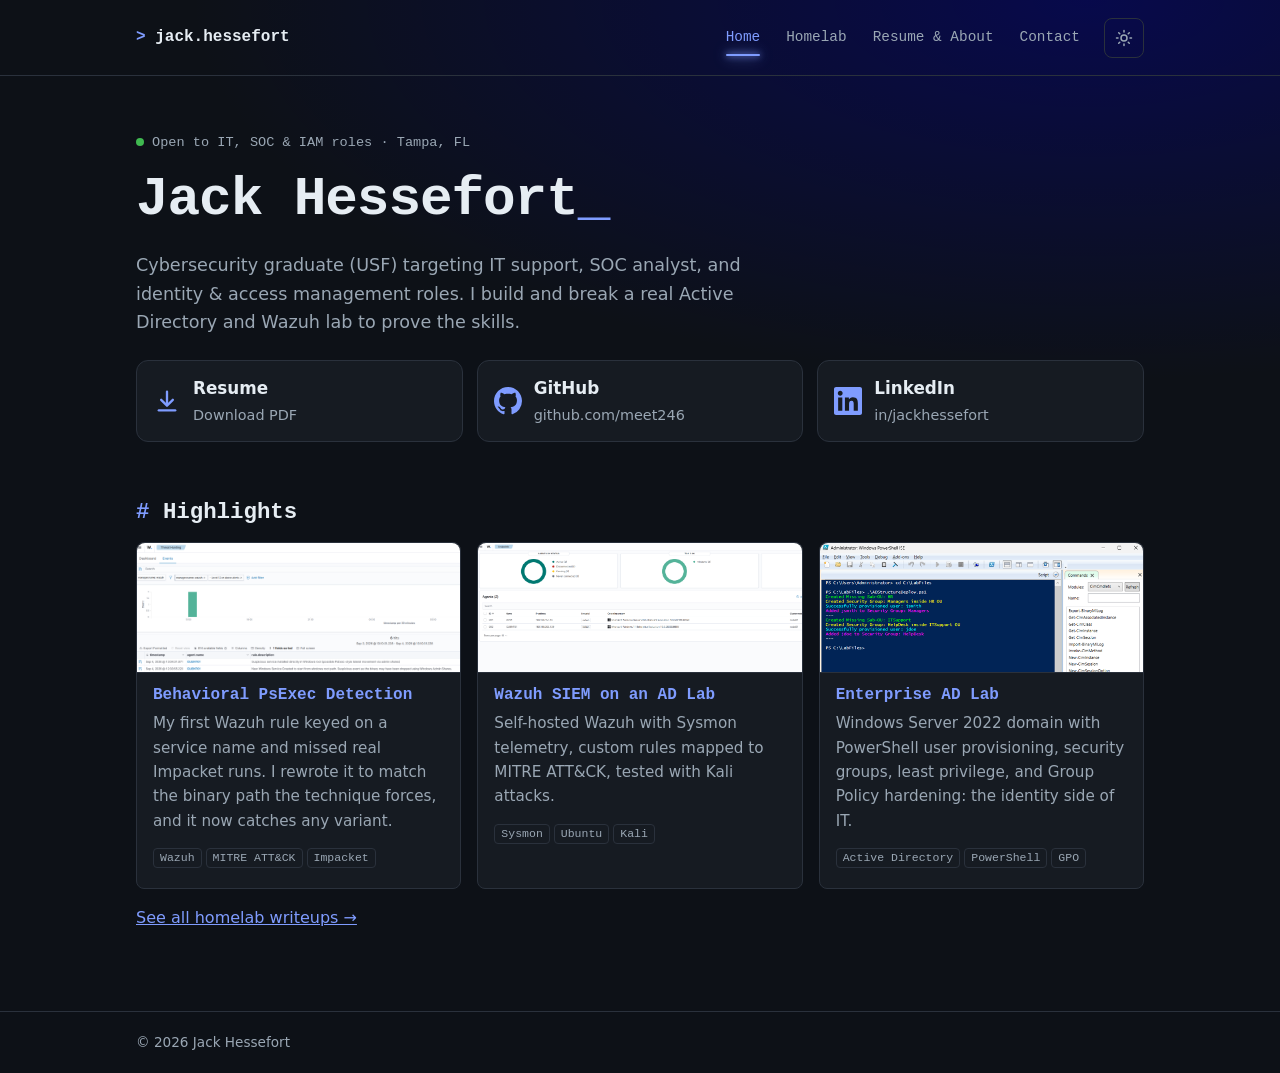
<file: index.html>
<!DOCTYPE html>
<html lang="en" data-theme="dark">
<head>
  <meta charset="utf-8">
  <meta name="viewport" content="width=device-width, initial-scale=1">
  <title>Jack Hessefort | IT, SOC &amp; IAM Portfolio</title>
  <meta name="description" content="Jack Hessefort: cybersecurity graduate targeting IT support, SOC analyst and identity and access management (IAM) roles. Active Directory lab, Wazuh SIEM detection rules, and Kali attack simulations.">
  <link rel="icon" href="assets/favicon.svg" type="image/svg+xml">
  <meta property="og:type" content="website">
  <meta property="og:title" content="Jack Hessefort | IT, SOC &amp; IAM Portfolio">
  <meta property="og:description" content="Jack Hessefort: cybersecurity graduate targeting IT support, SOC analyst and identity and access management (IAM) roles. Active Directory lab, Wazuh SIEM detection rules, and Kali attack simulations.">
  <meta property="og:image" content="https://meet246.github.io/assets/og.png">
  <meta name="twitter:card" content="summary_large_image">
  <link rel="stylesheet" href="css/style.css?v=11">
  <script type="application/ld+json">
  {
    "@context": "https://schema.org",
    "@type": "Person",
    "name": "Jack Hessefort",
    "url": "https://meet246.github.io/",
    "jobTitle": "Cybersecurity graduate: IT support, SOC analyst, IAM",
    "description": "Cybersecurity graduate (USF) targeting IT support, SOC analyst, and identity and access management roles.",
    "alumniOf": { "@type": "CollegeOrUniversity", "name": "University of South Florida" },
    "address": { "@type": "PostalAddress", "addressLocality": "Tampa", "addressRegion": "FL", "addressCountry": "US" },
    "knowsAbout": ["Active Directory", "Wazuh SIEM", "Detection engineering", "Incident response", "Identity and access management", "Windows Server", "PowerShell"],
    "sameAs": ["https://www.linkedin.com/in/jackhessefort/", "https://github.com/meet246"]
  }
  </script>
</head>
<body>
  <header>
    <div class="wrap">
      <a class="brand" href="index.html">jack.hessefort</a>
      <nav aria-label="Main">
        <a href="index.html" aria-current="page">Home</a>
        <a href="homelab.html">Homelab</a>
        <a href="about.html">Resume &amp; About</a>
        <a href="contact.html">Contact</a>
        <button id="theme-toggle" type="button" aria-label="Switch to light theme"><svg class="ico sun" viewBox="0 0 24 24" aria-hidden="true" fill="none" stroke="currentColor" stroke-width="2" stroke-linecap="round" stroke-linejoin="round"><circle cx="12" cy="12" r="4"/><path d="M12 2v2M12 20v2M4.93 4.93l1.41 1.41M17.66 17.66l1.41 1.41M2 12h2M20 12h2M4.93 19.07l1.41-1.41M17.66 6.34l1.41-1.41"/></svg><svg class="ico moon" viewBox="0 0 24 24" aria-hidden="true" fill="none" stroke="currentColor" stroke-width="2" stroke-linecap="round" stroke-linejoin="round"><path d="M21 12.8A9 9 0 1 1 11.2 3a7 7 0 0 0 9.8 9.8z"/></svg></button>
      </nav>
    </div>
  </header>

  <main class="wrap">
    <section class="hero">
      <div>
        <p class="status"><span class="dot" aria-hidden="true"></span>Open to IT, SOC &amp; IAM roles &middot; Tampa, FL</p>
        <h1>Jack Hessefort<span class="cursor" aria-hidden="true">_</span></h1>
        <p class="lead">Cybersecurity graduate (USF) targeting IT support, SOC analyst, and identity &amp; access management roles. I build and break a real Active Directory and Wazuh lab to prove the skills.</p>
        <div class="contact-grid hero-links">
          <a class="link-btn" href="assets/resume.pdf">
            <svg class="ico" viewBox="0 0 24 24" aria-hidden="true" fill="none" stroke="currentColor" stroke-width="2" stroke-linecap="round" stroke-linejoin="round"><path d="M12 4v11"/><polyline points="7,11 12,16 17,11"/><path d="M5 20h14"/></svg>
            <div><strong>Resume</strong><span>Download PDF</span></div>
          </a>
          <a class="link-btn" href="https://github.com/meet246">
            <svg class="ico" viewBox="0 0 16 16" aria-hidden="true"><path fill="currentColor" d="M8 0C3.58 0 0 3.58 0 8c0 3.54 2.29 6.53 5.47 7.59.4.07.55-.17.55-.38 0-.19-.01-.82-.01-1.49-2.01.37-2.53-.49-2.69-.94-.09-.23-.48-.94-.82-1.13-.28-.15-.68-.52-.01-.53.63-.01 1.08.58 1.23.82.72 1.21 1.87.87 2.33.66.07-.52.28-.87.51-1.07-1.78-.2-3.64-.89-3.64-3.95 0-.87.31-1.59.82-2.15-.08-.2-.36-1.02.08-2.12 0 0 .67-.21 2.2.82.64-.18 1.32-.27 2-.27.68 0 1.36.09 2 .27 1.53-1.04 2.2-.82 2.2-.82.44 1.1.16 1.92.08 2.12.51.56.82 1.27.82 2.15 0 3.07-1.87 3.75-3.65 3.95.29.25.54.73.54 1.48 0 1.07-.01 1.93-.01 2.2 0 .21.15.46.55.38A8.013 8.013 0 0016 8c0-4.42-3.58-8-8-8z"/></svg>
            <div><strong>GitHub</strong><span>github.com/meet246</span></div>
          </a>
          <a class="link-btn" href="https://www.linkedin.com/in/jackhessefort/">
            <svg class="ico" viewBox="0 0 24 24" aria-hidden="true"><path fill="currentColor" d="M20.447 20.452h-3.554v-5.569c0-1.328-.027-3.037-1.852-3.037-1.853 0-2.136 1.445-2.136 2.939v5.667H9.351V9h3.414v1.561h.046c.477-.9 1.637-1.85 3.37-1.85 3.601 0 4.267 2.37 4.267 5.455v6.286zM5.337 7.433c-1.144 0-2.063-.926-2.063-2.065 0-1.138.92-2.063 2.063-2.063 1.14 0 2.064.925 2.064 2.063 0 1.139-.925 2.065-2.064 2.065zm1.782 13.019H3.555V9h3.564v11.452zM22.225 0H1.771C.792 0 0 .774 0 1.729v20.542C0 23.227.792 24 1.771 24h20.451C23.2 24 24 23.227 24 22.271V1.729C24 .774 23.2 0 22.222 0h.003z"/></svg>
            <div><strong>LinkedIn</strong><span>in/jackhessefort</span></div>
          </a>
        </div>
      </div>
    </section>

    <h2>Highlights</h2>
    <div class="highlights">
      <a class="card" href="homelab.html#rule-100003">
        <img src="assets/img/rule_3_confirm.png" alt="Wazuh Threat Hunting view showing custom rule 100003 firing on CLIENT01" loading="lazy" style="object-position: left bottom;">
        <h3>Behavioral PsExec Detection</h3>
        <p>My first Wazuh rule keyed on a service name and missed real Impacket runs. I rewrote it to match the binary path the technique forces, and it now catches any variant.</p>
        <div class="tags"><span class="tag-sm">Wazuh</span><span class="tag-sm">MITRE ATT&amp;CK</span><span class="tag-sm">Impacket</span></div>
      </a>
      <a class="card" href="homelab.html#detection-lab">
        <img src="assets/img/agents.png" alt="Wazuh dashboard showing DC01 and CLIENT01 agents active" loading="lazy">
        <h3>Wazuh SIEM on an AD Lab</h3>
        <p>Self-hosted Wazuh with Sysmon telemetry, custom rules mapped to MITRE ATT&amp;CK, tested with Kali attacks.</p>
        <div class="tags"><span class="tag-sm">Sysmon</span><span class="tag-sm">Ubuntu</span><span class="tag-sm">Kali</span></div>
      </a>
      <a class="card" href="homelab.html#ad-lab">
        <img src="assets/img/ou-ps.png" alt="PowerShell script creating OUs, security groups and users in Active Directory" loading="lazy">
        <h3>Enterprise AD Lab</h3>
        <p>Windows Server 2022 domain with PowerShell user provisioning, security groups, least privilege, and Group Policy hardening: the identity side of IT.</p>
        <div class="tags"><span class="tag-sm">Active Directory</span><span class="tag-sm">PowerShell</span><span class="tag-sm">GPO</span></div>
      </a>
    </div>
    <p><a href="homelab.html">See all homelab writeups &rarr;</a></p>
  </main>

  <footer>
    <div class="wrap">&copy; 2026 Jack Hessefort</div>
  </footer>
  <script src="js/theme.js?v=9"></script>
</body>
</html>
</file>
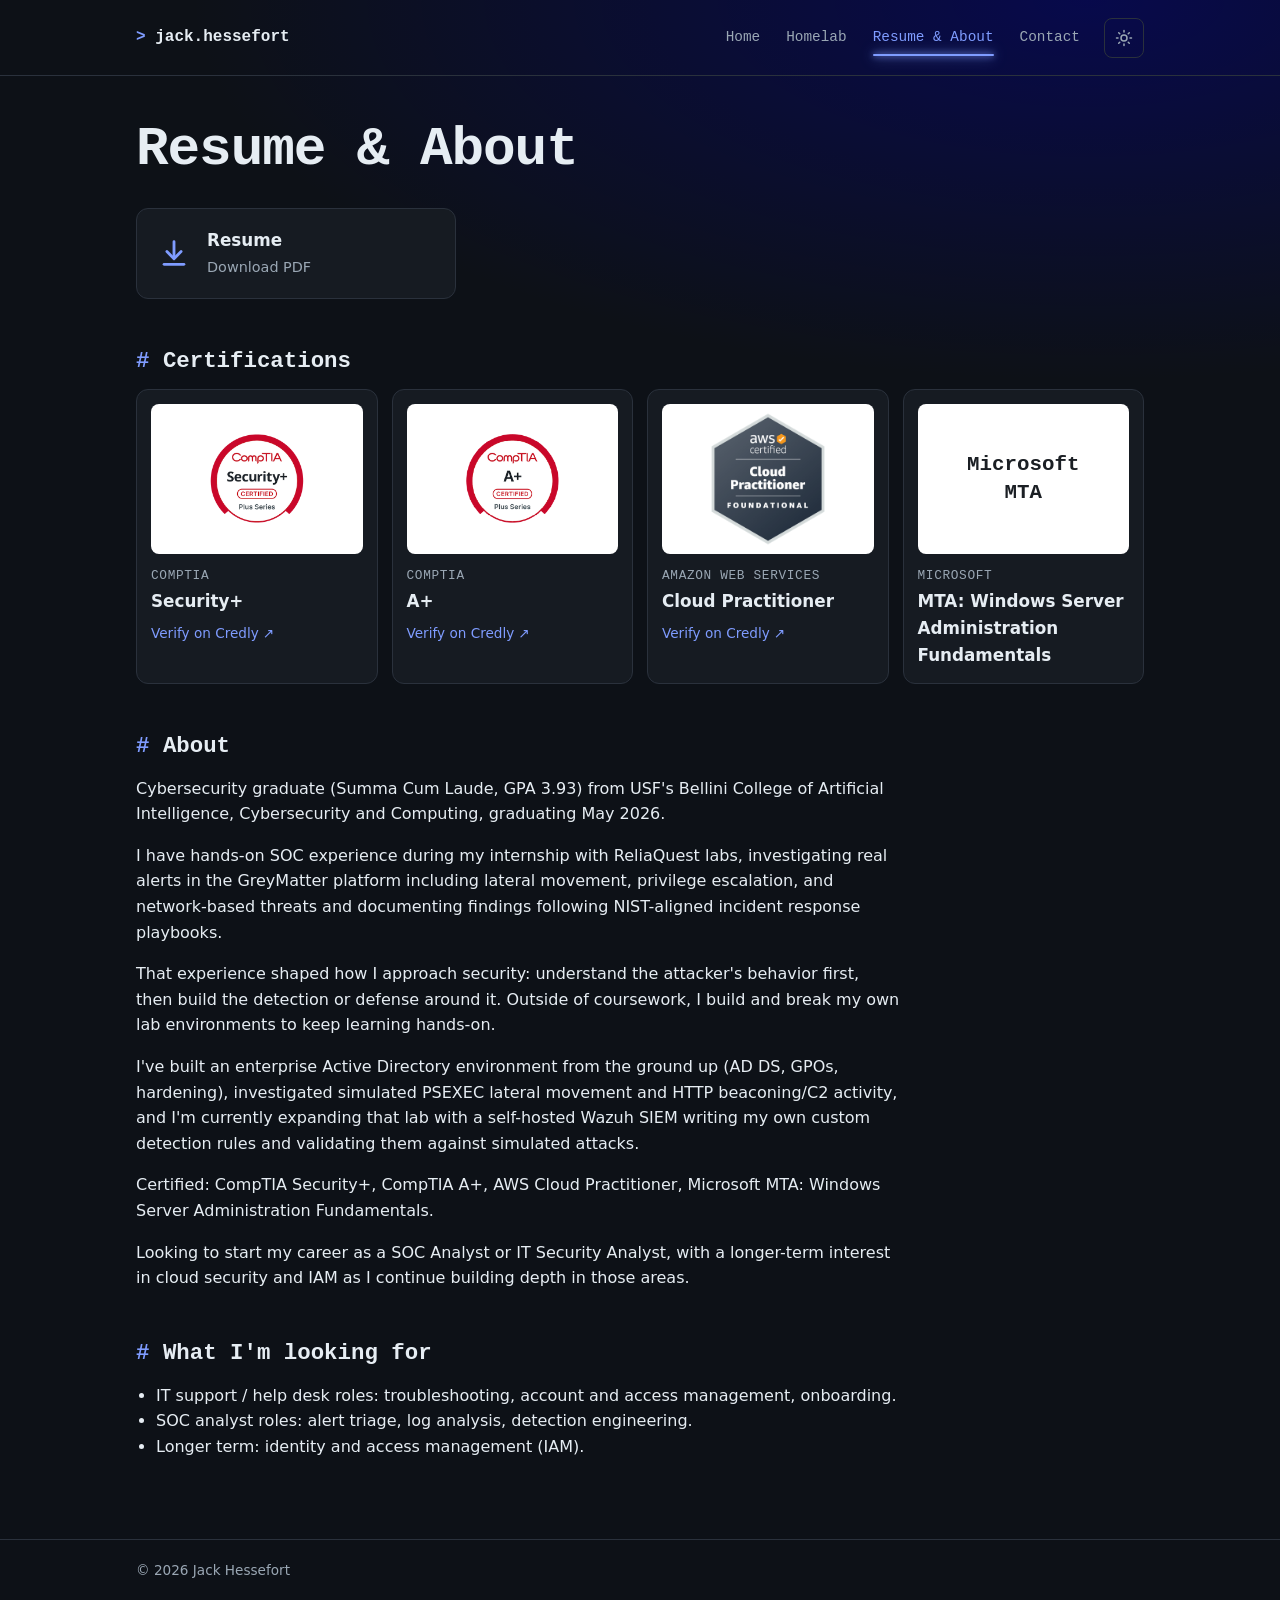
<file: about.html>
<!DOCTYPE html>
<html lang="en" data-theme="dark">
<head>
  <meta charset="utf-8">
  <meta name="viewport" content="width=device-width, initial-scale=1">
  <title>Resume &amp; About | Jack Hessefort</title>
  <meta name="description" content="Jack Hessefort's resume, certifications (CompTIA A+, Security+, AWS Cloud Practitioner), and background in IT support, SOC analysis, and identity and access management.">
  <link rel="icon" href="assets/favicon.svg" type="image/svg+xml">
  <meta property="og:type" content="website">
  <meta property="og:title" content="Resume &amp; About | Jack Hessefort">
  <meta property="og:description" content="Jack Hessefort's resume, certifications (CompTIA A+, Security+, AWS Cloud Practitioner), and background in IT support, SOC analysis, and identity and access management.">
  <meta property="og:image" content="https://meet246.github.io/assets/og.png">
  <meta name="twitter:card" content="summary_large_image">
  <link rel="stylesheet" href="css/style.css?v=11">
</head>
<body>
  <header>
    <div class="wrap">
      <a class="brand" href="index.html">jack.hessefort</a>
      <nav aria-label="Main">
        <a href="index.html">Home</a>
        <a href="homelab.html">Homelab</a>
        <a href="about.html" aria-current="page">Resume &amp; About</a>
        <a href="contact.html">Contact</a>
        <button id="theme-toggle" type="button" aria-label="Switch to light theme"><svg class="ico sun" viewBox="0 0 24 24" aria-hidden="true" fill="none" stroke="currentColor" stroke-width="2" stroke-linecap="round" stroke-linejoin="round"><circle cx="12" cy="12" r="4"/><path d="M12 2v2M12 20v2M4.93 4.93l1.41 1.41M17.66 17.66l1.41 1.41M2 12h2M20 12h2M4.93 19.07l1.41-1.41M17.66 6.34l1.41-1.41"/></svg><svg class="ico moon" viewBox="0 0 24 24" aria-hidden="true" fill="none" stroke="currentColor" stroke-width="2" stroke-linecap="round" stroke-linejoin="round"><path d="M21 12.8A9 9 0 1 1 11.2 3a7 7 0 0 0 9.8 9.8z"/></svg></button>
      </nav>
    </div>
  </header>

  <main class="wrap">
    <h1>Resume &amp; About</h1>
    <div class="contact-grid one">
      <a class="link-btn" href="assets/resume.pdf">
        <svg class="ico" viewBox="0 0 24 24" aria-hidden="true" fill="none" stroke="currentColor" stroke-width="2" stroke-linecap="round" stroke-linejoin="round"><path d="M12 4v11"/><polyline points="7,11 12,16 17,11"/><path d="M5 20h14"/></svg>
        <div><strong>Resume</strong><span>Download PDF</span></div>
      </a>
    </div>

    <h2>Certifications</h2>
    <ul class="certs">
      <li class="cert">
        <a href="https://www.credly.com/badges/fe726d70-f601-4d3a-ae55-1220a27e5ec7" target="_blank" rel="noopener noreferrer">
          <span class="cert-img"><img src="assets/badges/comptia-security-plus.png" alt="CompTIA Security+ certified badge" loading="lazy"></span>
          <span class="cert-issuer">CompTIA</span>
          <strong>Security+</strong>
          <span class="cert-verify">Verify on Credly &#8599;</span>
        </a>
      </li>
      <li class="cert">
        <a href="https://www.credly.com/badges/05565ae6-d44e-4186-aab5-cee88429a89a" target="_blank" rel="noopener noreferrer">
          <span class="cert-img"><img src="assets/badges/comptia-a-plus.png" alt="CompTIA A+ certified badge" loading="lazy"></span>
          <span class="cert-issuer">CompTIA</span>
          <strong>A+</strong>
          <span class="cert-verify">Verify on Credly &#8599;</span>
        </a>
      </li>
      <li class="cert">
        <a href="https://www.credly.com/badges/3243b6ef-f6fa-4af2-8e13-bf1fcd8fa9f0" target="_blank" rel="noopener noreferrer">
          <span class="cert-img"><img src="assets/badges/aws-cloud-practitioner.png" alt="AWS Certified Cloud Practitioner badge" loading="lazy"></span>
          <span class="cert-issuer">Amazon Web Services</span>
          <strong>Cloud Practitioner</strong>
          <span class="cert-verify">Verify on Credly &#8599;</span>
        </a>
      </li>
      <li class="cert">
        <div class="cert-static">
          <span class="cert-img cert-text">Microsoft<br>MTA</span>
          <span class="cert-issuer">Microsoft</span>
          <strong>MTA: Windows Server Administration Fundamentals</strong>
        </div>
      </li>
    </ul>

    <h2>About</h2>
    <p>Cybersecurity graduate (Summa Cum Laude, GPA 3.93) from USF's Bellini College of Artificial Intelligence, Cybersecurity and Computing, graduating May 2026.</p> 
    <p>I have hands-on SOC experience during my internship with ReliaQuest labs, investigating real alerts in the GreyMatter platform including lateral movement, privilege escalation, and network-based threats and documenting findings following NIST-aligned incident response playbooks.</p>
    <p>That experience shaped how I approach security: understand the attacker's behavior first, then build the detection or defense around it.  Outside of coursework, I build and break my own lab environments to keep learning hands-on.</p>
    <p>I've built an enterprise Active Directory environment from the ground up (AD DS, GPOs, hardening), investigated simulated PSEXEC lateral movement and HTTP beaconing/C2 activity, and I'm currently expanding that lab with a self-hosted Wazuh SIEM writing my own custom detection rules and validating them against simulated attacks.</p>
    <p>Certified: CompTIA Security+, CompTIA A+, AWS Cloud Practitioner, Microsoft MTA: Windows Server Administration Fundamentals.</p>
    <p>Looking to start my career as a SOC Analyst or IT Security Analyst, with a longer-term interest in cloud security and IAM as I continue building depth in those areas.</p>

    <h2>What I'm looking for</h2>
    <ul class="links">
      <li>IT support / help desk roles: troubleshooting, account and access management, onboarding.</li>
      <li>SOC analyst roles: alert triage, log analysis, detection engineering.</li>
      <li>Longer term: identity and access management (IAM).</li>
    </ul>
  </main>

  <footer>
    <div class="wrap">&copy; 2026 Jack Hessefort</div>
  </footer>
  <script src="js/theme.js?v=9"></script>
</body>
</html>
</file>
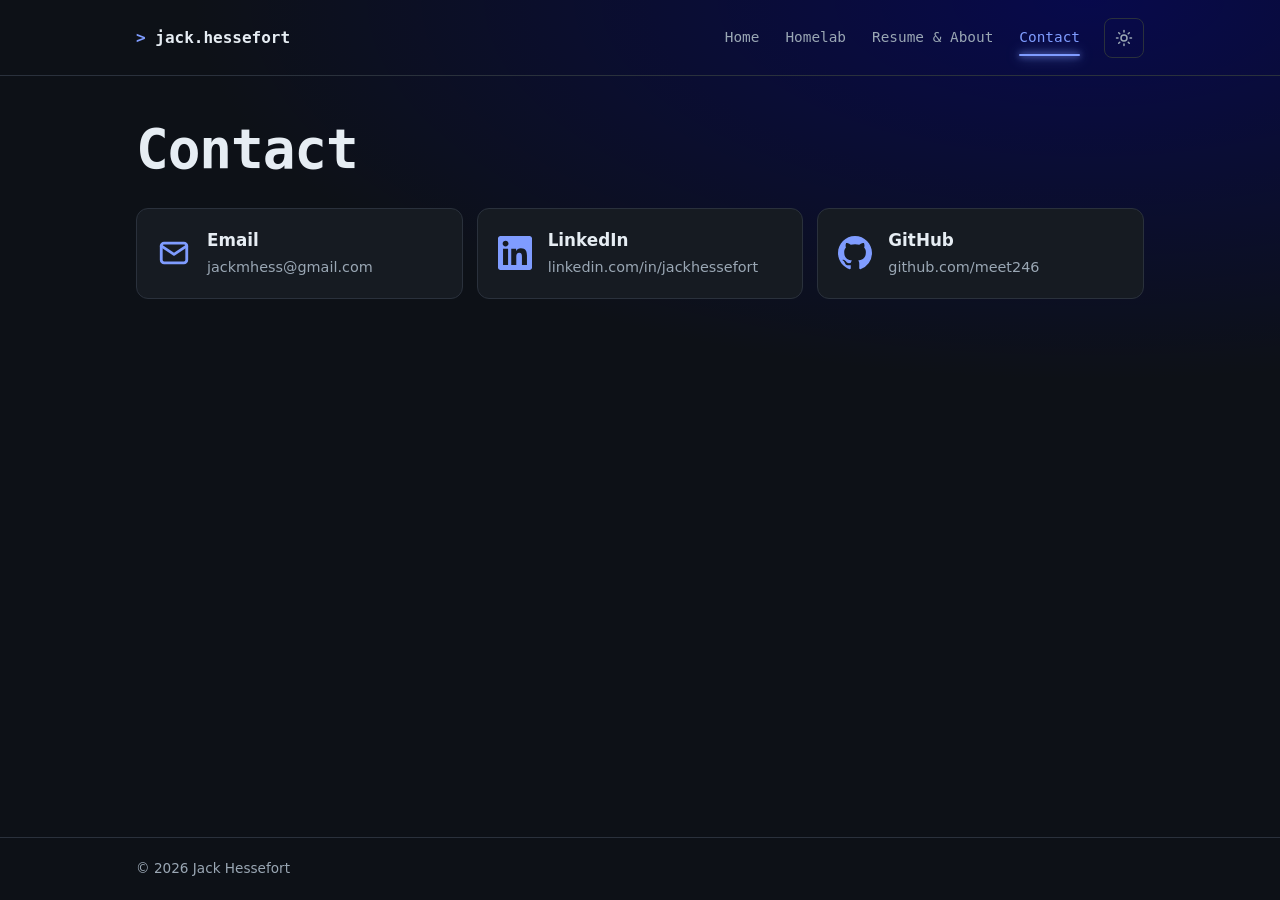
<file: contact.html>
<!DOCTYPE html>
<html lang="en" data-theme="dark">
<head>
  <meta charset="utf-8">
  <meta name="viewport" content="width=device-width, initial-scale=1">
  <title>Contact | Jack Hessefort</title>
  <meta name="description" content="Contact Jack Hessefort about IT, SOC and IAM roles by email or LinkedIn.">
  <link rel="icon" href="assets/favicon.svg" type="image/svg+xml">
  <meta property="og:type" content="website">
  <meta property="og:title" content="Contact | Jack Hessefort">
  <meta property="og:description" content="Contact Jack Hessefort about IT, SOC and IAM roles by email or LinkedIn.">
  <meta property="og:image" content="https://meet246.github.io/assets/og.png">
  <meta name="twitter:card" content="summary_large_image">
  <link rel="stylesheet" href="css/style.css?v=11">
</head>
<body>
  <header>
    <div class="wrap">
      <a class="brand" href="index.html">jack.hessefort</a>
      <nav aria-label="Main">
        <a href="index.html">Home</a>
        <a href="homelab.html">Homelab</a>
        <a href="about.html">Resume &amp; About</a>
        <a href="contact.html" aria-current="page">Contact</a>
        <button id="theme-toggle" type="button" aria-label="Switch to light theme"><svg class="ico sun" viewBox="0 0 24 24" aria-hidden="true" fill="none" stroke="currentColor" stroke-width="2" stroke-linecap="round" stroke-linejoin="round"><circle cx="12" cy="12" r="4"/><path d="M12 2v2M12 20v2M4.93 4.93l1.41 1.41M17.66 17.66l1.41 1.41M2 12h2M20 12h2M4.93 19.07l1.41-1.41M17.66 6.34l1.41-1.41"/></svg><svg class="ico moon" viewBox="0 0 24 24" aria-hidden="true" fill="none" stroke="currentColor" stroke-width="2" stroke-linecap="round" stroke-linejoin="round"><path d="M21 12.8A9 9 0 1 1 11.2 3a7 7 0 0 0 9.8 9.8z"/></svg></button>
      </nav>
    </div>
  </header>

  <main class="wrap">
    <h1>Contact</h1>
    <div class="contact-grid">
      <a class="link-btn" href="mailto:jackmhess@gmail.com">
        <svg class="ico" viewBox="0 0 24 24" aria-hidden="true" fill="none" stroke="currentColor" stroke-width="2" stroke-linecap="round" stroke-linejoin="round"><rect x="3" y="5" width="18" height="14" rx="2"/><polyline points="3,7 12,13 21,7"/></svg>
        <div><strong>Email</strong><span>jackmhess@gmail.com</span></div>
      </a>
      <a class="link-btn" href="https://www.linkedin.com/in/jackhessefort/">
        <svg class="ico" viewBox="0 0 24 24" aria-hidden="true"><path fill="currentColor" d="M20.447 20.452h-3.554v-5.569c0-1.328-.027-3.037-1.852-3.037-1.853 0-2.136 1.445-2.136 2.939v5.667H9.351V9h3.414v1.561h.046c.477-.9 1.637-1.85 3.37-1.85 3.601 0 4.267 2.37 4.267 5.455v6.286zM5.337 7.433c-1.144 0-2.063-.926-2.063-2.065 0-1.138.92-2.063 2.063-2.063 1.14 0 2.064.925 2.064 2.063 0 1.139-.925 2.065-2.064 2.065zm1.782 13.019H3.555V9h3.564v11.452zM22.225 0H1.771C.792 0 0 .774 0 1.729v20.542C0 23.227.792 24 1.771 24h20.451C23.2 24 24 23.227 24 22.271V1.729C24 .774 23.2 0 22.222 0h.003z"/></svg>
        <div><strong>LinkedIn</strong><span>linkedin.com/in/jackhessefort</span></div>
      </a>
      <a class="link-btn" href="https://github.com/meet246">
        <svg class="ico" viewBox="0 0 16 16" aria-hidden="true"><path fill="currentColor" d="M8 0C3.58 0 0 3.58 0 8c0 3.54 2.29 6.53 5.47 7.59.4.07.55-.17.55-.38 0-.19-.01-.82-.01-1.49-2.01.37-2.53-.49-2.69-.94-.09-.23-.48-.94-.82-1.13-.28-.15-.68-.52-.01-.53.63-.01 1.08.58 1.23.82.72 1.21 1.87.87 2.33.66.07-.52.28-.87.51-1.07-1.78-.2-3.64-.89-3.64-3.95 0-.87.31-1.59.82-2.15-.08-.2-.36-1.02.08-2.12 0 0 .67-.21 2.2.82.64-.18 1.32-.27 2-.27.68 0 1.36.09 2 .27 1.53-1.04 2.2-.82 2.2-.82.44 1.1.16 1.92.08 2.12.51.56.82 1.27.82 2.15 0 3.07-1.87 3.75-3.65 3.95.29.25.54.73.54 1.48 0 1.07-.01 1.93-.01 2.2 0 .21.15.46.55.38A8.013 8.013 0 0016 8c0-4.42-3.58-8-8-8z"/></svg>
        <div><strong>GitHub</strong><span>github.com/meet246</span></div>
      </a>
    </div>
  </main>

  <footer>
    <div class="wrap">&copy; 2026 Jack Hessefort</div>
  </footer>
  <script src="js/theme.js?v=9"></script>
</body>
</html>
</file>
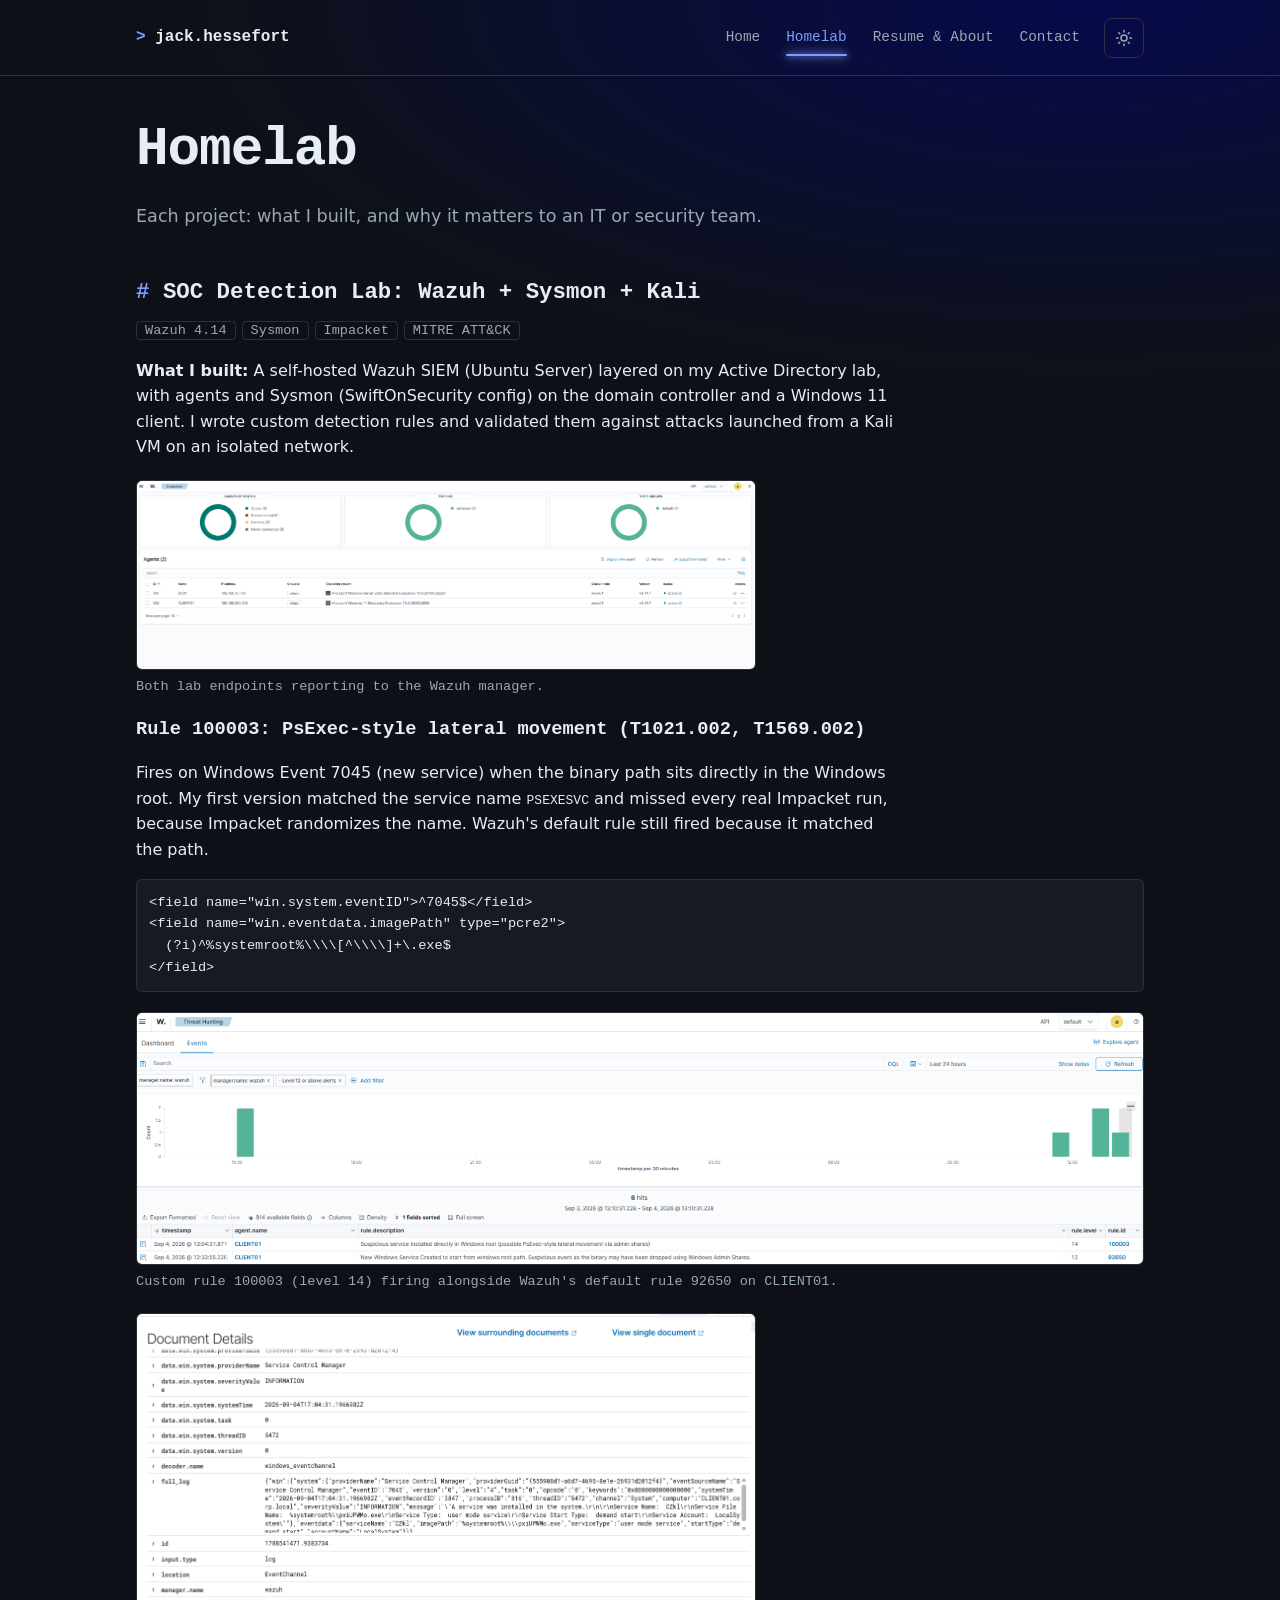
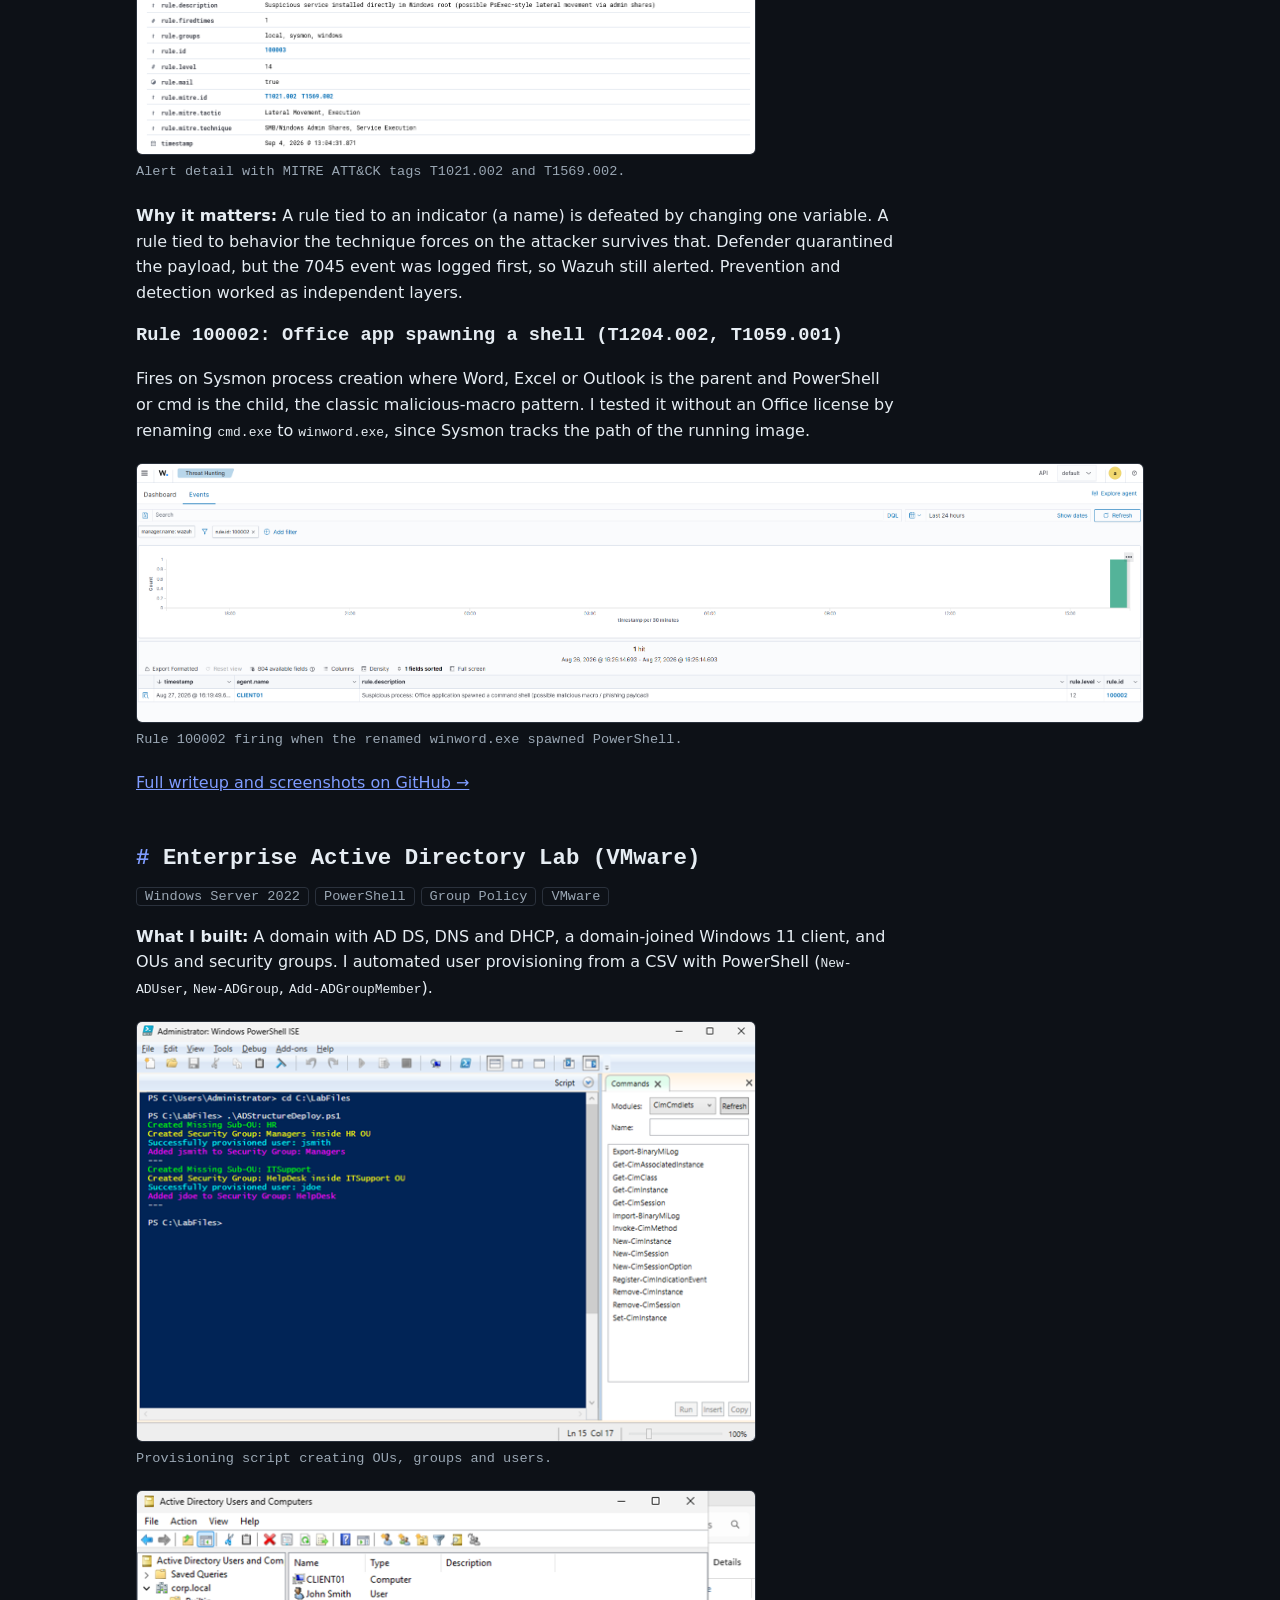
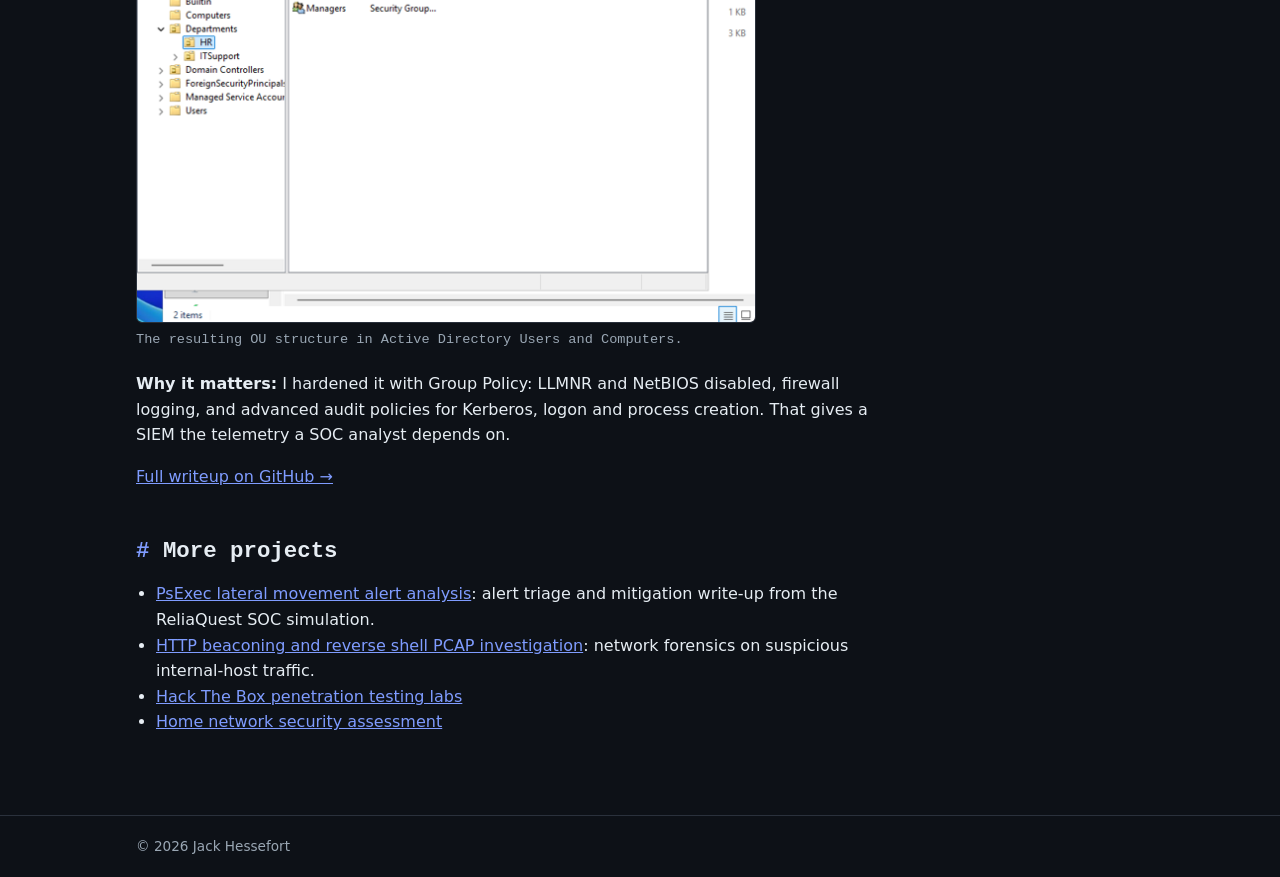
<file: homelab.html>
<!DOCTYPE html>
<html lang="en" data-theme="dark">
<head>
  <meta charset="utf-8">
  <meta name="viewport" content="width=device-width, initial-scale=1">
  <title>Homelab | Jack Hessefort</title>
  <meta name="description" content="Homelab writeups: Active Directory enterprise lab, Wazuh SIEM detection rules, and Kali Linux attack simulations.">
  <link rel="icon" href="assets/favicon.svg" type="image/svg+xml">
  <meta property="og:type" content="website">
  <meta property="og:title" content="Homelab | Jack Hessefort">
  <meta property="og:description" content="Homelab writeups: Active Directory enterprise lab, Wazuh SIEM detection rules, and Kali Linux attack simulations.">
  <meta property="og:image" content="https://meet246.github.io/assets/og.png">
  <meta name="twitter:card" content="summary_large_image">
  <link rel="stylesheet" href="css/style.css?v=11">
</head>
<body>
  <header>
    <div class="wrap">
      <a class="brand" href="index.html">jack.hessefort</a>
      <nav aria-label="Main">
        <a href="index.html">Home</a>
        <a href="homelab.html" aria-current="page">Homelab</a>
        <a href="about.html">Resume &amp; About</a>
        <a href="contact.html">Contact</a>
        <button id="theme-toggle" type="button" aria-label="Switch to light theme"><svg class="ico sun" viewBox="0 0 24 24" aria-hidden="true" fill="none" stroke="currentColor" stroke-width="2" stroke-linecap="round" stroke-linejoin="round"><circle cx="12" cy="12" r="4"/><path d="M12 2v2M12 20v2M4.93 4.93l1.41 1.41M17.66 17.66l1.41 1.41M2 12h2M20 12h2M4.93 19.07l1.41-1.41M17.66 6.34l1.41-1.41"/></svg><svg class="ico moon" viewBox="0 0 24 24" aria-hidden="true" fill="none" stroke="currentColor" stroke-width="2" stroke-linecap="round" stroke-linejoin="round"><path d="M21 12.8A9 9 0 1 1 11.2 3a7 7 0 0 0 9.8 9.8z"/></svg></button>
      </nav>
    </div>
  </header>

  <main class="wrap">
    <h1>Homelab</h1>
    <p class="lead">Each project: what I built, and why it matters to an IT or security team.</p>

    <!-- Each project follows the same shape so new ones are copy-paste. -->
    <h2 id="detection-lab">SOC Detection Lab: Wazuh + Sysmon + Kali</h2>
    <p class="meta"><span class="tag">Wazuh 4.14</span><span class="tag">Sysmon</span><span class="tag">Impacket</span><span class="tag">MITRE ATT&amp;CK</span></p>
    <p><strong>What I built:</strong> A self-hosted Wazuh SIEM (Ubuntu Server) layered on my Active Directory lab, with agents and Sysmon (SwiftOnSecurity config) on the domain controller and a Windows 11 client. I wrote custom detection rules and validated them against attacks launched from a Kali VM on an isolated network.</p>
    <figure class="narrow"><img src="assets/img/agents.png" alt="Wazuh Endpoints dashboard with DC01 and CLIENT01 both reporting active" loading="lazy"><figcaption>Both lab endpoints reporting to the Wazuh manager.</figcaption></figure>

    <h3 id="rule-100003">Rule 100003: PsExec-style lateral movement (T1021.002, T1569.002)</h3>
    <p>Fires on Windows Event 7045 (new service) when the binary path sits directly in the Windows root. My first version matched the service name <code>PSEXESVC</code> and missed every real Impacket run, because Impacket randomizes the name. Wazuh's default rule still fired because it matched the path.</p>
<pre>&lt;field name="win.system.eventID"&gt;^7045$&lt;/field&gt;
&lt;field name="win.eventdata.imagePath" type="pcre2"&gt;
  (?i)^%systemroot%\\\\[^\\\\]+\.exe$
&lt;/field&gt;</pre>
    <figure><img src="assets/img/rule_3_confirm.png" alt="Wazuh Threat Hunting events: custom rule 100003 at level 14 and default rule 92650 at level 12 both firing on CLIENT01" loading="lazy"><figcaption>Custom rule 100003 (level 14) firing alongside Wazuh's default rule 92650 on CLIENT01.</figcaption></figure>
    <figure class="narrow"><img src="assets/img/rule_3_details.png" alt="Wazuh alert document for rule 100003 showing MITRE ATT&amp;CK IDs T1021.002 and T1569.002" loading="lazy"><figcaption>Alert detail with MITRE ATT&amp;CK tags T1021.002 and T1569.002.</figcaption></figure>
    <p><strong>Why it matters:</strong> A rule tied to an indicator (a name) is defeated by changing one variable. A rule tied to behavior the technique forces on the attacker survives that. Defender quarantined the payload, but the 7045 event was logged first, so Wazuh still alerted. Prevention and detection worked as independent layers.</p>

    <h3>Rule 100002: Office app spawning a shell (T1204.002, T1059.001)</h3>
    <p>Fires on Sysmon process creation where Word, Excel or Outlook is the parent and PowerShell or cmd is the child, the classic malicious-macro pattern. I tested it without an Office license by renaming <code>cmd.exe</code> to <code>winword.exe</code>, since Sysmon tracks the path of the running image.</p>
    <figure><img src="assets/img/rule_2_confirm.png" alt="Wazuh Threat Hunting showing rule 100002 firing once at level 12 on CLIENT01" loading="lazy"><figcaption>Rule 100002 firing when the renamed winword.exe spawned PowerShell.</figcaption></figure>

    <p><a href="https://github.com/meet246/SOC-Detection-Lab">Full writeup and screenshots on GitHub &rarr;</a></p>

    <h2 id="ad-lab">Enterprise Active Directory Lab (VMware)</h2>
    <p class="meta"><span class="tag">Windows Server 2022</span><span class="tag">PowerShell</span><span class="tag">Group Policy</span><span class="tag">VMware</span></p>
    <p><strong>What I built:</strong> A domain with AD DS, DNS and DHCP, a domain-joined Windows 11 client, and OUs and security groups. I automated user provisioning from a CSV with PowerShell (<code>New-ADUser</code>, <code>New-ADGroup</code>, <code>Add-ADGroupMember</code>).</p>
    <figure class="narrow"><img src="assets/img/ou-ps.png" alt="PowerShell ISE output creating HR and ITSupport OUs, security groups, and provisioning users" loading="lazy"><figcaption>Provisioning script creating OUs, groups and users.</figcaption></figure>
    <figure class="narrow"><img src="assets/img/AD-Users.png" alt="Active Directory Users and Computers showing the corp.local OU structure" loading="lazy"><figcaption>The resulting OU structure in Active Directory Users and Computers.</figcaption></figure>
    <p><strong>Why it matters:</strong> I hardened it with Group Policy: LLMNR and NetBIOS disabled, firewall logging, and advanced audit policies for Kerberos, logon and process creation. That gives a SIEM the telemetry a SOC analyst depends on.</p>
    <p><a href="https://github.com/meet246/Active-Directory-Enterprise-Lab">Full writeup on GitHub &rarr;</a></p>

    <h2>More projects</h2>
    <ul class="links">
      <li><a href="https://github.com/meet246/soc-analysis-psexec-pivot">PsExec lateral movement alert analysis</a>: alert triage and mitigation write-up from the ReliaQuest SOC simulation.</li>
      <li><a href="https://github.com/meet246/SOC-Investigation-HTTP-Beaconing-Reverse-Shell-Activity-Analysis">HTTP beaconing and reverse shell PCAP investigation</a>: network forensics on suspicious internal-host traffic.</li>
      <li><a href="https://github.com/meet246/Cybersecurity-CTF-Labs">Hack The Box penetration testing labs</a></li>
      <li><a href="https://github.com/meet246/home-network-security">Home network security assessment</a></li>
    </ul>
  </main>

  <footer>
    <div class="wrap">&copy; 2026 Jack Hessefort</div>
  </footer>
  <script src="js/theme.js?v=9"></script>
</body>
</html>
</file>
<file: css/style.css>
/* ---------- Theme tokens ----------
   WHY: every color lives here as a variable. Changing the look of the whole
   site = editing this block. The three themes below are the design options
   to compare; delete the one you don't want once you've picked. */
/* --accent is the navy brand color (#00008b): used for fills and borders.
   Navy text on a near-black background fails contrast (about 1.4:1), so text
   and links use --accent-text, a lighter tint of the same blue. */
:root,
:root[data-theme="dark"] {
  --bg: #0d1117;
  --surface: #161b22;
  --text: #e6edf3;
  --muted: #9aa7b4;
  --accent: #00008b;
  --accent-text: #7f9cff;
  --on-accent: #ffffff;
  --border: #2a313c;
  --glow: rgba(0, 0, 139, 0.45);
}
:root[data-theme="light"] {
  --bg: #fafaf8;
  --surface: #ffffff;
  --text: #1b1f24;
  --muted: #57606a;
  --accent: #00008b;
  --accent-text: #00008b;
  --on-accent: #ffffff;
  --border: #d8dce0;
  --glow: rgba(0, 0, 139, 0.07);
}

/* Fonts: system stacks only, so there's nothing to download and it's fast. */
:root {
  --font-body: system-ui, -apple-system, "Segoe UI", Roboto, sans-serif;
  --font-mono: ui-monospace, "Cascadia Code", Consolas, "SF Mono", monospace;
}

*, *::before, *::after { box-sizing: border-box; }

body {
  margin: 0;
  background: var(--bg);
  color: var(--text);
  font-family: var(--font-body);
  line-height: 1.6;
  min-height: 100vh;
  display: flex; flex-direction: column;
  /* soft navy glow behind the header area */
  background-image: radial-gradient(70% 380px at 85% 0%, var(--glow), transparent);
  background-repeat: no-repeat;
}

a { color: var(--accent-text); }
a:hover { text-decoration-thickness: 2px; }

/* Visible keyboard focus (accessibility) */
a:focus-visible, button:focus-visible {
  outline: 2px solid var(--accent-text);
  outline-offset: 3px;
}

.wrap { max-width: 1040px; margin: 0 auto; padding: 0 16px; }

/* ---------- Header / nav ---------- */
header { border-bottom: 1px solid var(--border); }
header .wrap {
  display: flex; flex-wrap: wrap; gap: 12px 24px;
  align-items: center; justify-content: space-between;
  padding-top: 16px; padding-bottom: 16px;
}
.brand { font-family: var(--font-mono); font-weight: 700; color: var(--text); text-decoration: none; }
.brand::before { content: "> "; color: var(--accent-text); }
nav { display: flex; flex-wrap: wrap; gap: 0 10px; align-items: center; }
nav a { position: relative; color: var(--muted); text-decoration: none; font-family: var(--font-mono); font-size: 0.9rem; padding: 10px 8px; }
nav a:hover, nav a:focus-visible, nav a[aria-current="page"] { color: var(--accent-text); }
/* Glowing underline: sits a few px below the text, grows in from the center on hover/focus and stays on the current page */
nav a::after {
  content: ""; position: absolute; left: 8px; right: 8px; bottom: 3px; height: 2px;
  border-radius: 2px; background: var(--accent-text);
  box-shadow: 0 0 6px var(--accent-text), 0 0 14px var(--accent-text);
  transform: scaleX(0); transform-origin: center; opacity: 0;
  transition: transform 0.2s ease, opacity 0.2s ease;
}
nav a:hover::after, nav a:focus-visible::after, nav a[aria-current="page"]::after { transform: scaleX(1); opacity: 1; }
@media (prefers-reduced-motion: reduce) { nav a::after { transition: none; } }
#theme-toggle {
  display: inline-flex; align-items: center; justify-content: center;
  width: 40px; height: 40px; margin-left: 6px;
  background: none; color: var(--muted);
  border: 1px solid var(--border); border-radius: 8px; cursor: pointer;
}
#theme-toggle:hover { color: var(--accent-text); border-color: var(--accent-text); }
#theme-toggle .moon { display: none; }
:root[data-theme="light"] #theme-toggle .sun { display: none; }
:root[data-theme="light"] #theme-toggle .moon { display: block; }

/* ---------- Content ---------- */
main.wrap { padding: 40px 16px 64px; flex: 1 0 auto; width: 100%; }
h1, h2, h3 { font-family: var(--font-mono); line-height: 1.25; }
h1 { font-size: clamp(2.2rem, 6vw, 3.4rem); margin: 0 0 12px; letter-spacing: -0.02em; }
h2 { font-size: 1.4rem; margin: 48px 0 14px; }
h2::before { content: "# "; color: var(--accent-text); }
main p, main li { max-width: 75ch; }
.lead { color: var(--muted); font-size: 1.1rem; max-width: 60ch; }
.mono { font-family: var(--font-mono); }
.note { color: var(--muted); font-style: italic; }
.meta { font-family: var(--font-mono); font-size: 0.85rem; color: var(--muted); }
.tag { border: 1px solid var(--border); border-radius: 4px; padding: 1px 8px; margin-right: 6px; white-space: nowrap; }
pre {
  background: var(--surface); border: 1px solid var(--border); border-radius: 6px;
  padding: 12px; overflow-x: auto; font-family: var(--font-mono); font-size: 0.85rem;
}
ul.links { padding-left: 20px; }

.ico { width: 18px; height: 18px; flex: none; }

/* Highlights strip: 3 cards, stacks to 1 column on phones */
.highlights {
  display: grid; gap: 16px; margin-top: 16px;
  grid-template-columns: repeat(auto-fit, minmax(230px, 1fr));
}
.card {
  background: var(--surface); border: 1px solid var(--border);
  border-radius: 8px; padding: 16px;
}
.card h3 { margin: 0 0 6px; font-size: 1rem; color: var(--accent-text); }
.card p { margin: 0; color: var(--muted); font-size: 0.95rem; }


footer { border-top: 1px solid var(--border); color: var(--muted); font-size: 0.85rem; padding: 20px 0; }

/* ---------- Home hero ---------- */
.hero { padding: 16px 0 8px; }

.status { font-family: var(--font-mono); font-size: 0.85rem; color: var(--muted); margin: 0 0 12px; }
.dot {
  display: inline-block; width: 8px; height: 8px; border-radius: 50%;
  background: #3fb950; margin-right: 8px;
}
.cursor { color: var(--accent-text); animation: blink 1.1s steps(1) infinite; }
@keyframes blink { 50% { opacity: 0; } }
@media (prefers-reduced-motion: reduce) {
  .cursor { animation: none; }
  .card { transition: none; }
}




/* Cards become links with a thumbnail */
a.card { display: block; color: inherit; text-decoration: none; transition: transform 0.15s, border-color 0.15s; }
a.card:hover, a.card:focus-visible { transform: translateY(-3px); border-color: var(--accent-text); }
.card img {
  display: block; width: calc(100% + 32px); margin: -16px -16px 12px;
  height: 130px; object-fit: cover; object-position: left top;
  border-radius: 8px 8px 0 0; border-bottom: 1px solid var(--border);
}
.card .tags { margin-top: 10px; }
.tag-sm { font-family: var(--font-mono); font-size: 0.72rem; color: var(--muted); border: 1px solid var(--border); border-radius: 4px; padding: 0 6px; margin-right: 4px; white-space: nowrap; display: inline-block; margin-bottom: 4px; }

/* Screenshots on writeups */
figure { margin: 20px 0; }
figure img { display: block; width: 100%; height: auto; border: 1px solid var(--border); border-radius: 6px; }
figcaption { color: var(--muted); font-size: 0.85rem; margin-top: 6px; font-family: var(--font-mono); }
@media (min-width: 900px) { figure.narrow { max-width: 620px; } }

/* Contact link buttons */
.contact-grid { display: grid; gap: 14px; grid-template-columns: repeat(auto-fit, minmax(260px, 1fr)); margin-top: 24px; }
.link-btn {
  display: flex; align-items: center; gap: 16px;
  background: var(--surface); border: 1px solid var(--border); border-radius: 12px;
  padding: 18px 20px; color: var(--text); text-decoration: none;
  transition: transform 0.15s, border-color 0.15s, box-shadow 0.15s;
}
.link-btn:hover, .link-btn:focus-visible { transform: translateY(-2px); border-color: var(--accent-text); box-shadow: 0 6px 16px rgba(0, 0, 0, 0.3); }
.link-btn .ico { width: 34px; height: 34px; color: var(--accent-text); }
.link-btn strong { display: block; font-size: 1.05rem; }
.link-btn span { color: var(--muted); font-size: 0.9rem; word-break: break-all; }
.contact-grid.one { grid-template-columns: minmax(240px, 320px); }
.hero-links { margin-top: 24px; grid-template-columns: repeat(auto-fit, minmax(170px, 1fr)); }
.hero-links .link-btn { padding: 14px 16px; gap: 12px; }
.hero-links .link-btn .ico { width: 28px; height: 28px; }

/* Certification cards: badge on a white tile (the badge art is dark-on-transparent) */
.certs { list-style: none; padding: 0; margin: 0; display: grid; gap: 14px; grid-template-columns: repeat(auto-fit, minmax(220px, 1fr)); }
.cert { max-width: none; }
.cert > a, .cert-static {
  display: flex; flex-direction: column; gap: 2px; height: 100%;
  background: var(--surface); border: 1px solid var(--border); border-radius: 12px;
  padding: 14px; color: var(--text); text-decoration: none;
  transition: transform 0.15s, border-color 0.15s, box-shadow 0.15s;
}
.cert > a:hover, .cert > a:focus-visible { transform: translateY(-2px); border-color: var(--accent-text); box-shadow: 0 6px 16px rgba(0, 0, 0, 0.3); }
.cert-img {
  display: flex; align-items: center; justify-content: center;
  background: #ffffff; border-radius: 8px; height: 150px; padding: 8px; margin-bottom: 10px;
}
.cert-img img { max-width: 100%; max-height: 100%; object-fit: contain; }
.cert-text { color: #1b1f24; font-family: var(--font-mono); font-weight: 700; font-size: 1.3rem; text-align: center; line-height: 1.3; }
.cert-issuer { color: var(--muted); font-size: 0.8rem; font-family: var(--font-mono); text-transform: uppercase; letter-spacing: 0.05em; }
.cert strong { font-size: 1.05rem; }
.cert-verify { color: var(--accent-text); font-size: 0.85rem; margin-top: 6px; }
@media (prefers-reduced-motion: reduce) { .cert > a { transition: none; } }
</file>
